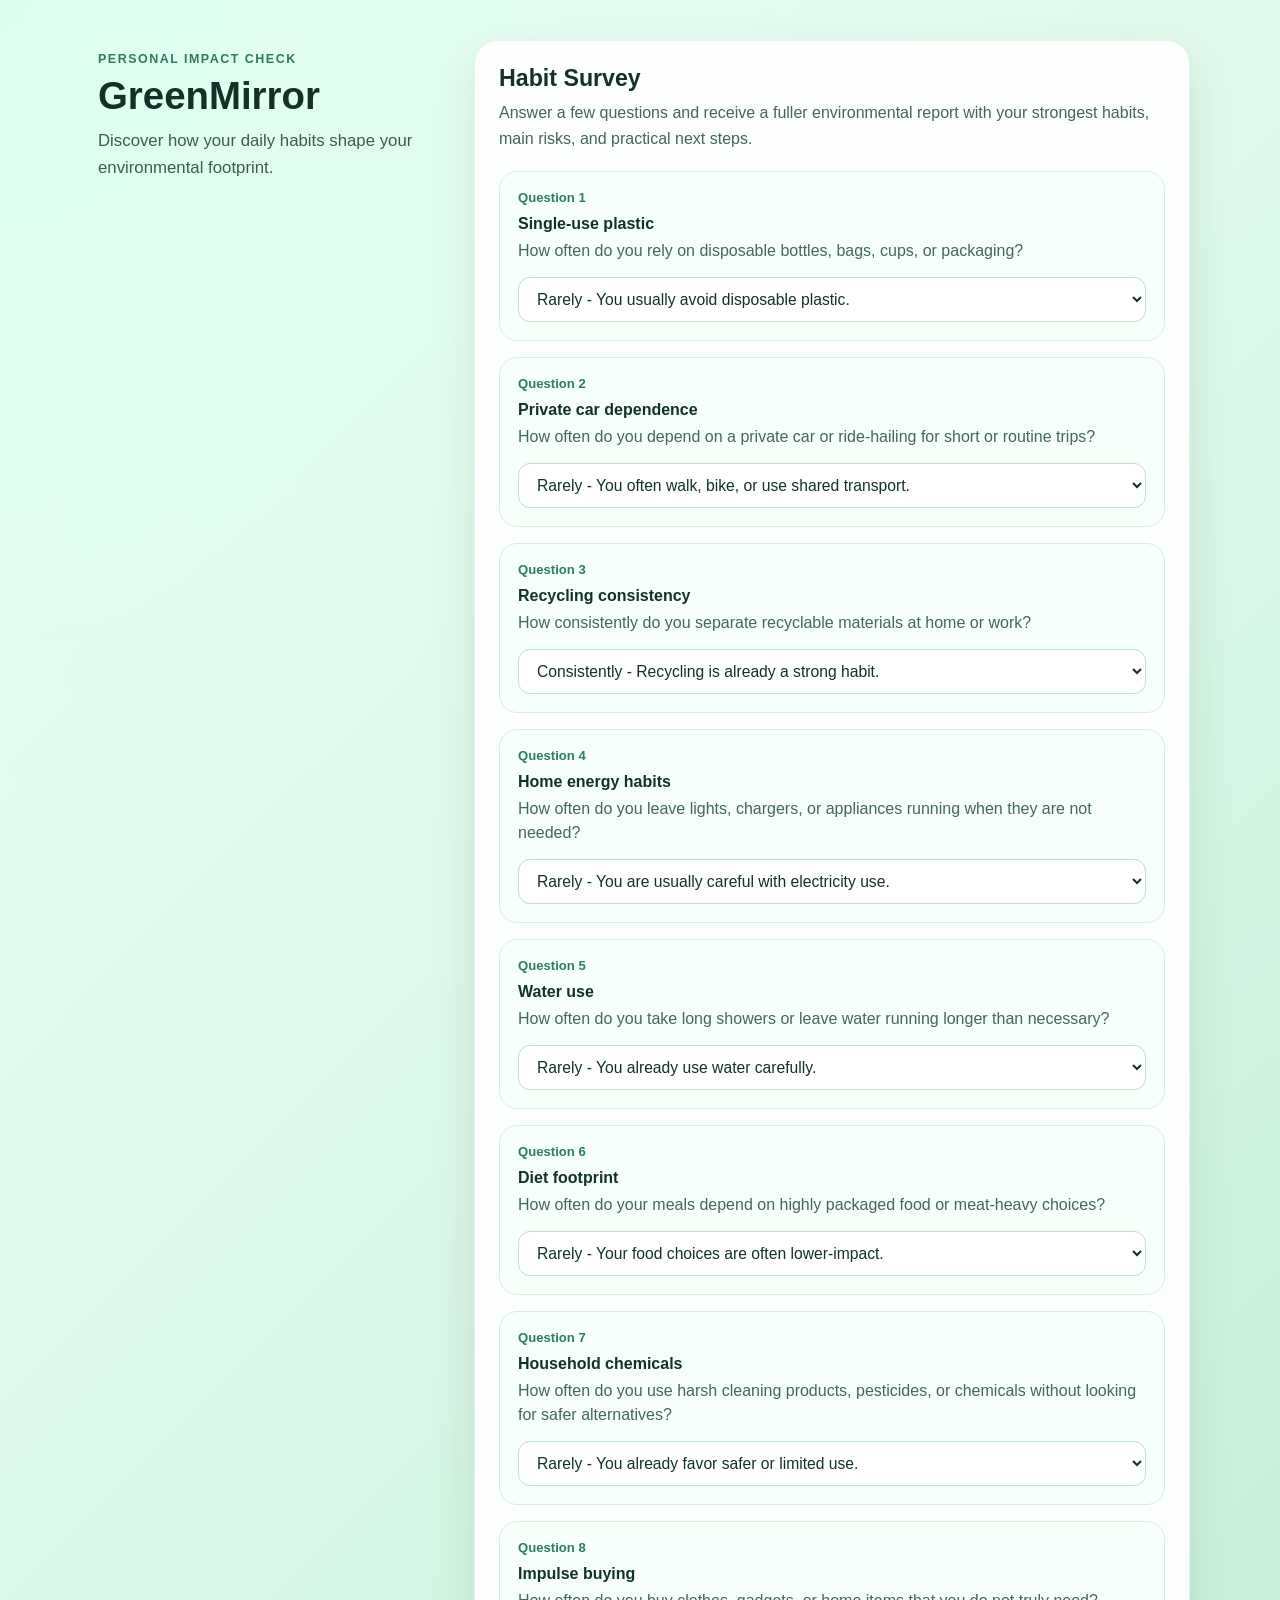
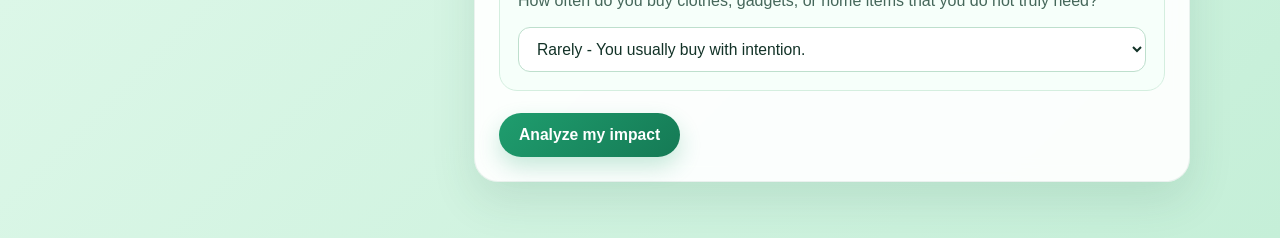
<file: index.html>
<!DOCTYPE html>
<html lang="en">

<head>
    <meta charset="UTF-8">
    <meta name="viewport" content="width=device-width, initial-scale=1.0">
    <title>GreenMirror</title>
    <link rel="stylesheet" href="style.css">
</head>

<body class="page page-home">
    <main class="layout">
        <section class="hero">
            <p class="eyebrow">Personal impact check</p>
            <h1>GreenMirror</h1>
            <p class="subtitle">Discover how your daily habits shape your environmental footprint.</p>
        </section>

        <section class="panel form-panel">
            <div class="panel-header">
                <h2>Habit Survey</h2>
                <p>Answer a few questions and receive a fuller environmental report with your strongest habits, main
                    risks, and practical next steps.</p>
            </div>

            <form id="habit-form" novalidate>
                <div id="questions" class="questions-grid"></div>

                <div class="form-actions">
                    <button type="submit" class="primary-button">Analyze my impact</button>
                </div>
            </form>
        </section>
    </main>

    <script src="questions.js"></script>
    <script src="script.js"></script>
</body>

</html>
</file>
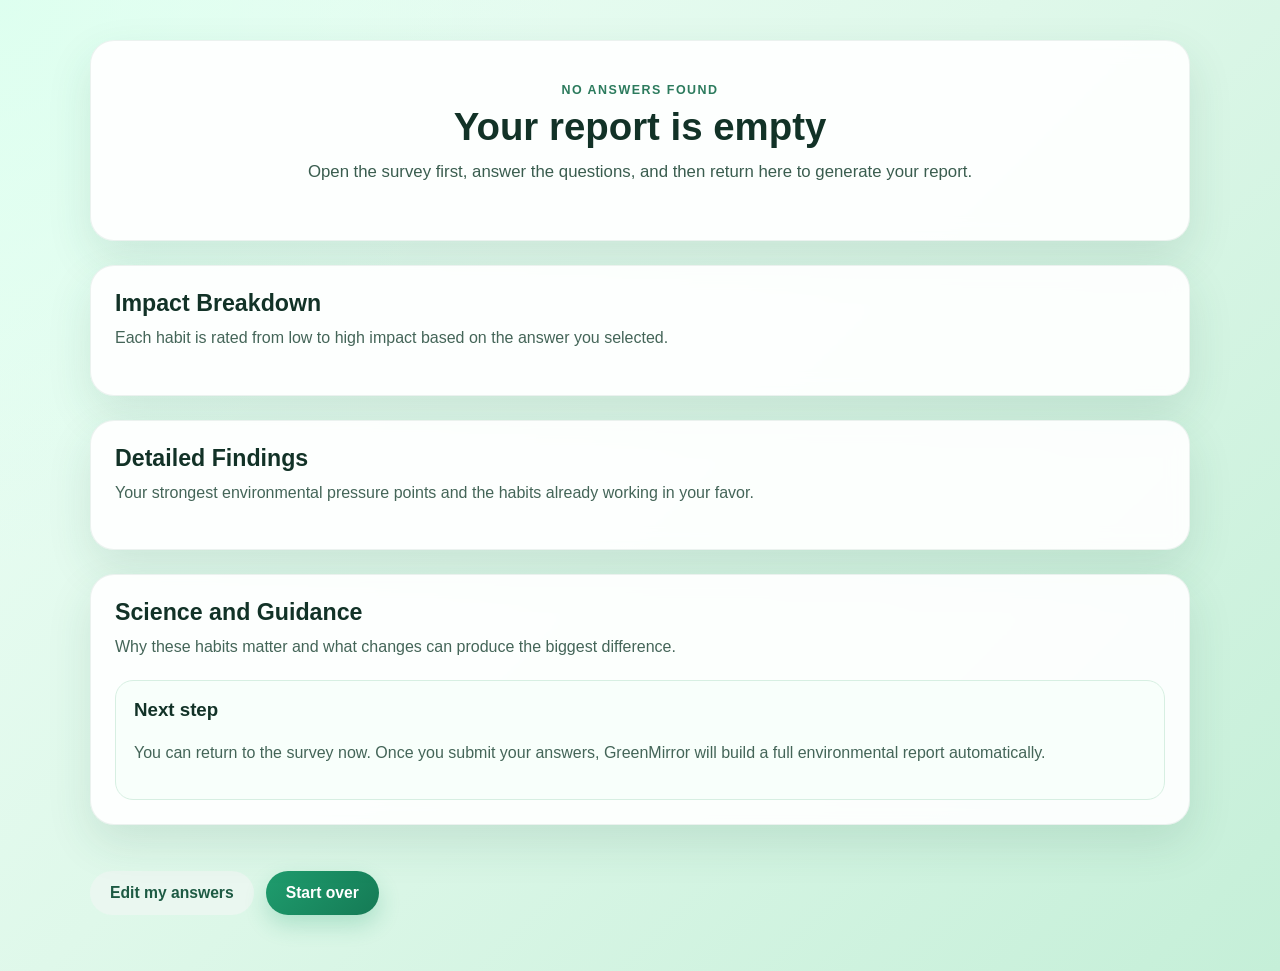
<file: results.html>
<!DOCTYPE html>
<html lang="en">

<head>
    <meta charset="UTF-8">
    <meta name="viewport" content="width=device-width, initial-scale=1.0">
    <title>GreenMirror Report</title>
    <link rel="stylesheet" href="style.css">
</head>

<body class="page page-results">
    <main class="layout results-layout">
        <section id="report-hero" class="panel hero-panel"></section>

        <section class="panel">
            <div class="panel-header">
                <h2>Impact Breakdown</h2>
                <p>Each habit is rated from low to high impact based on the answer you selected.</p>
            </div>
            <div id="bars" class="bars-list"></div>
        </section>

        <section class="panel">
            <div class="panel-header">
                <h2>Detailed Findings</h2>
                <p>Your strongest environmental pressure points and the habits already working in your favor.</p>
            </div>
            <div id="detailed-report" class="report-grid"></div>
        </section>

        <section class="panel">
            <div class="panel-header">
                <h2>Science and Guidance</h2>
                <p>Why these habits matter and what changes can produce the biggest difference.</p>
            </div>
            <div id="science" class="science-list"></div>
        </section>

        <div class="page-actions">
            <button type="button" class="secondary-button" id="back-button">Edit my answers</button>
            <button type="button" class="primary-button" id="reset-button">Start over</button>
        </div>
    </main>

    <script src="questions.js"></script>
    <script src="results.js"></script>
</body>

</html>
</file>
<file: style.css>
* {
    box-sizing: border-box;
}

body {
    margin: 0;
    font-family: "Segoe UI", sans-serif;
    color: #123227;
    background:
        radial-gradient(circle at top left, rgba(219, 255, 238, 0.85), transparent 35%),
        linear-gradient(135deg, #ecfff6 0%, #dff8ea 45%, #c5efd8 100%);
    min-height: 100vh;
}

.page {
    padding: 40px 20px 56px;
}

.layout {
    width: min(1100px, 100%);
    margin: 0 auto;
    display: grid;
    gap: 24px;
}

.page-home .layout {
    grid-template-columns: minmax(260px, 360px) minmax(0, 1fr);
    align-items: start;
}

.page-results .layout {
    grid-template-columns: 1fr;
}

.hero {
    padding: 12px 8px;
}

.eyebrow {
    margin: 0 0 10px;
    text-transform: uppercase;
    letter-spacing: 0.12em;
    font-size: 0.78rem;
    font-weight: 700;
    color: #2c7b5d;
}

h1,
h2,
h3,
p {
    margin-top: 0;
}

h1 {
    font-size: clamp(2.3rem, 3vw, 3.4rem);
    line-height: 1.05;
    margin-bottom: 12px;
}

h2 {
    font-size: 1.45rem;
    margin-bottom: 8px;
}

.subtitle {
    font-size: 1.05rem;
    line-height: 1.6;
    color: #3a5d4f;
}

.panel {
    background: rgba(255, 255, 255, 0.92);
    border: 1px solid rgba(36, 95, 71, 0.08);
    border-radius: 24px;
    padding: 24px;
    box-shadow: 0 18px 45px rgba(33, 92, 68, 0.12);
    backdrop-filter: blur(10px);
}

.panel-header {
    margin-bottom: 20px;
}

.panel-header p,
.report-text,
.bar-answer,
.science-card p,
.insight-card p,
.hero-note li {
    color: #446558;
    line-height: 1.6;
}

.questions-grid {
    display: grid;
    gap: 16px;
}

.question-card {
    background: #f6fffa;
    border: 1px solid #d4eedf;
    border-radius: 18px;
    padding: 18px;
}

.question-number {
    font-size: 0.82rem;
    font-weight: 700;
    color: #2e7d60;
    margin-bottom: 10px;
}

.question-title {
    display: block;
    font-size: 1rem;
    font-weight: 700;
    margin-bottom: 6px;
}

.question-text {
    display: block;
    color: #45675a;
    line-height: 1.5;
    margin-bottom: 14px;
}

select {
    width: 100%;
    border: 1px solid #bedfcd;
    border-radius: 12px;
    padding: 12px 14px;
    font-size: 0.98rem;
    color: #123227;
    background: white;
}

.form-actions,
.page-actions {
    display: flex;
    gap: 12px;
    margin-top: 22px;
    flex-wrap: wrap;
}

button {
    border: none;
    border-radius: 999px;
    padding: 13px 20px;
    font-size: 0.98rem;
    font-weight: 700;
    cursor: pointer;
    transition: transform 0.2s ease, box-shadow 0.2s ease, background 0.2s ease;
}

button:hover {
    transform: translateY(-1px);
}

.primary-button {
    background: linear-gradient(135deg, #1f9d6e, #157a55);
    color: white;
    box-shadow: 0 10px 22px rgba(31, 157, 110, 0.24);
}

.secondary-button {
    background: #eaf7f0;
    color: #1d5a43;
}

.report-hero {
    display: grid;
    grid-template-columns: minmax(0, 1fr) 220px;
    gap: 20px;
    align-items: start;
}

.report-summary {
    margin-bottom: 12px;
}

.score-card {
    border-radius: 20px;
    padding: 18px;
    color: white;
}

.score-positive,
.score-balanced {
    background: linear-gradient(135deg, #1e8f65, #2a684c);
}

.score-warning {
    background: linear-gradient(135deg, #d66c2e, #b54a2b);
}

.score-label {
    font-size: 0.82rem;
    text-transform: uppercase;
    letter-spacing: 0.08em;
    opacity: 0.84;
    margin-bottom: 8px;
}

.score-value {
    font-size: 3rem;
    font-weight: 800;
    line-height: 1;
    margin-bottom: 10px;
}

.score-value span {
    font-size: 1rem;
    font-weight: 700;
}

.hero-columns {
    display: grid;
    grid-template-columns: repeat(2, minmax(0, 1fr));
    gap: 16px;
    margin-top: 20px;
}

.hero-note {
    background: #f6fffa;
    border: 1px solid #d5efdf;
    border-radius: 18px;
    padding: 18px;
}

.hero-note ul,
.science-card ul {
    margin: 0;
    padding-left: 20px;
}

.bars-list,
.science-list,
.card-stack {
    display: grid;
    gap: 16px;
}

.bar-card {
    background: #f8fffb;
    border: 1px solid #d9efe3;
    border-radius: 18px;
    padding: 18px;
}

.bar-header {
    display: flex;
    justify-content: space-between;
    gap: 14px;
    align-items: start;
    margin-bottom: 14px;
}

.bar-header h3 {
    margin-bottom: 4px;
}

.bar-header p {
    margin-bottom: 0;
    color: #4a6a5e;
}

.bar-track {
    height: 12px;
    border-radius: 999px;
    background: #e4f1ea;
    overflow: hidden;
    margin-bottom: 12px;
}

.bar-fill {
    height: 100%;
    border-radius: inherit;
}

.fill-0 {
    width: 8%;
    background: linear-gradient(90deg, #52b788, #74c69d);
}

.fill-1 {
    background: linear-gradient(90deg, #f0b429, #f3c969);
}

.fill-2 {
    background: linear-gradient(90deg, #d8573c, #f08767);
}

.severity {
    border-radius: 999px;
    padding: 7px 12px;
    font-size: 0.82rem;
    font-weight: 700;
    white-space: nowrap;
}

.severity-0 {
    background: #dbf4e6;
    color: #22694d;
}

.severity-1 {
    background: #fff2cd;
    color: #936412;
}

.severity-2 {
    background: #ffe0d7;
    color: #a33d24;
}

.report-grid {
    display: grid;
    gap: 24px;
}

.report-section h3 {
    margin-bottom: 14px;
}

.insight-card,
.science-card {
    border-radius: 18px;
    padding: 18px;
}

.warning-card {
    background: #fff8f5;
    border: 1px solid #f2d2c8;
}

.positive-card {
    background: #f4fff8;
    border: 1px solid #d3eedc;
}

.neutral-card,
.science-card {
    background: #f8fffb;
    border: 1px solid #d7efe2;
}

.empty-state {
    text-align: center;
    padding: 18px 8px;
}

@media (max-width: 860px) {

    .page-home .layout,
    .report-hero,
    .hero-columns {
        grid-template-columns: 1fr;
    }
}

@media (max-width: 560px) {
    .page {
        padding: 22px 14px 36px;
    }

    .panel {
        padding: 18px;
        border-radius: 18px;
    }

    .form-actions,
    .page-actions {
        flex-direction: column;
    }

    button {
        width: 100%;
    }
}
</file>
